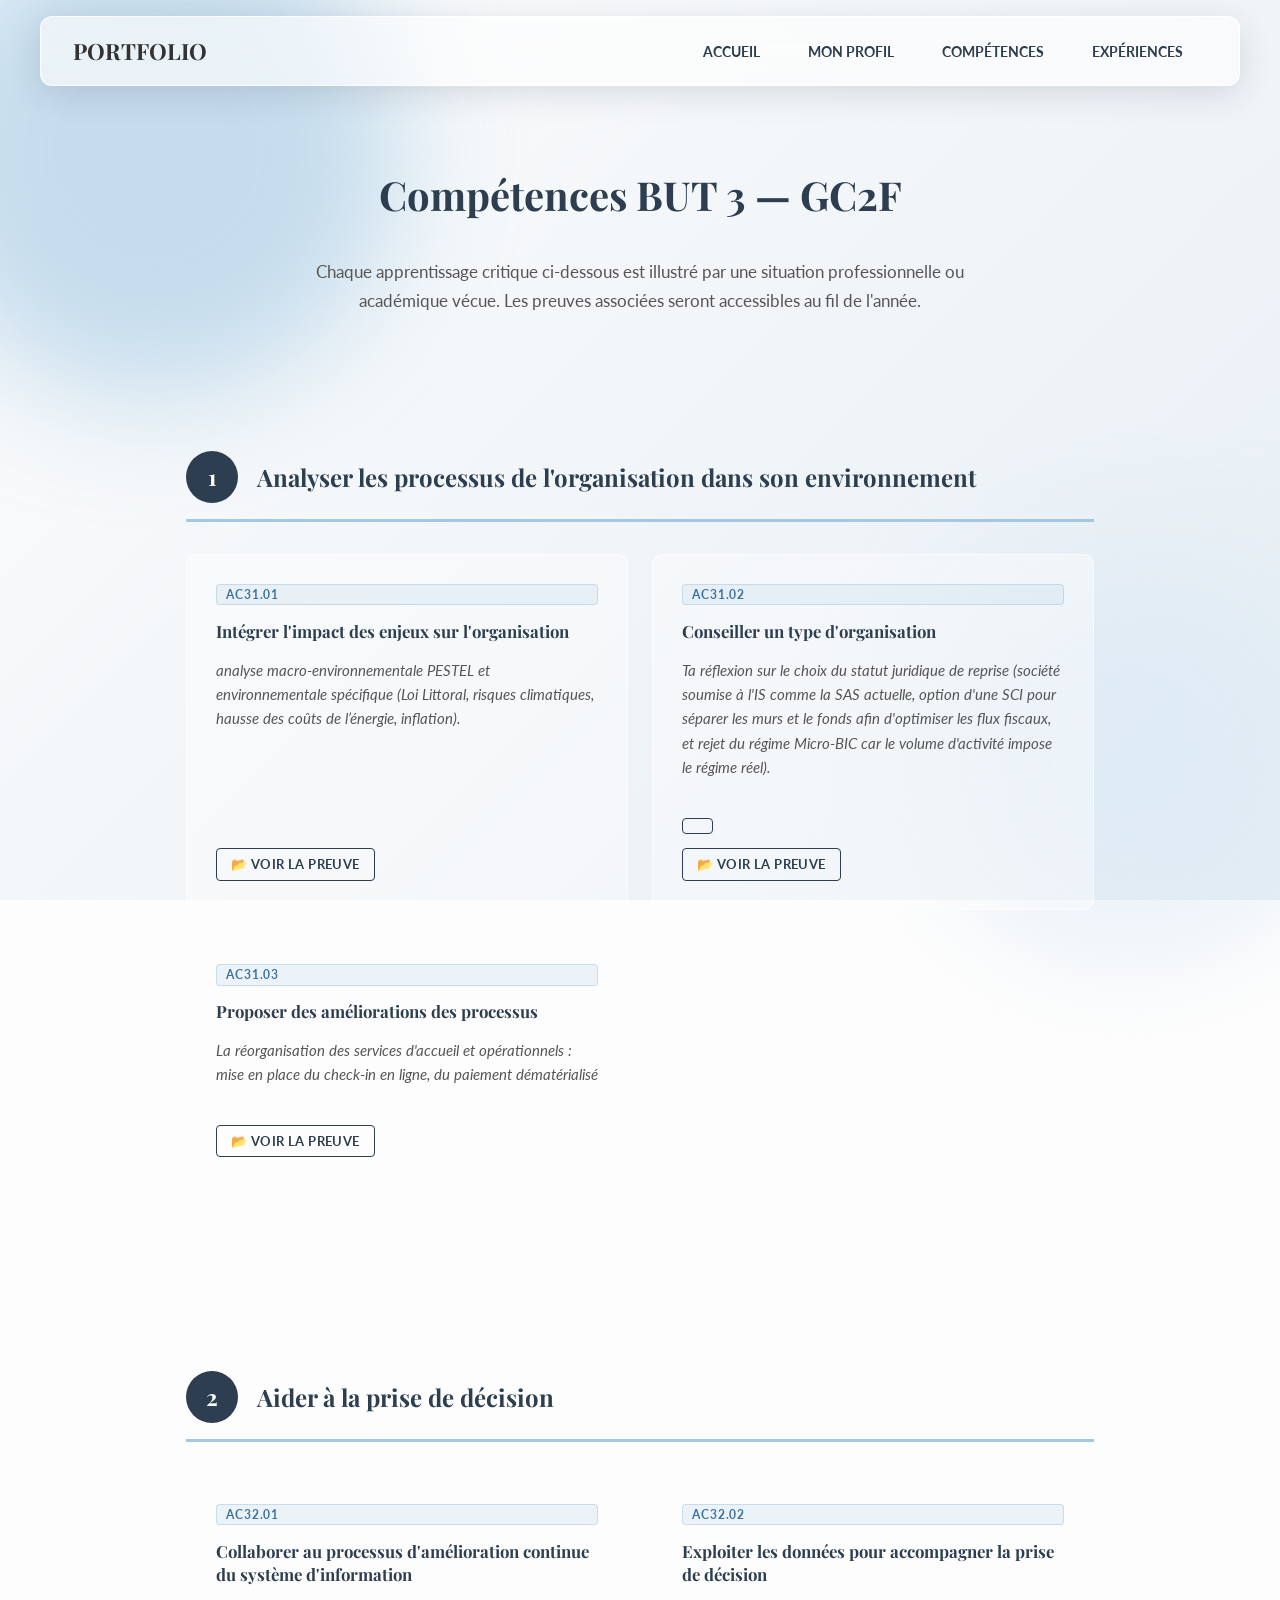
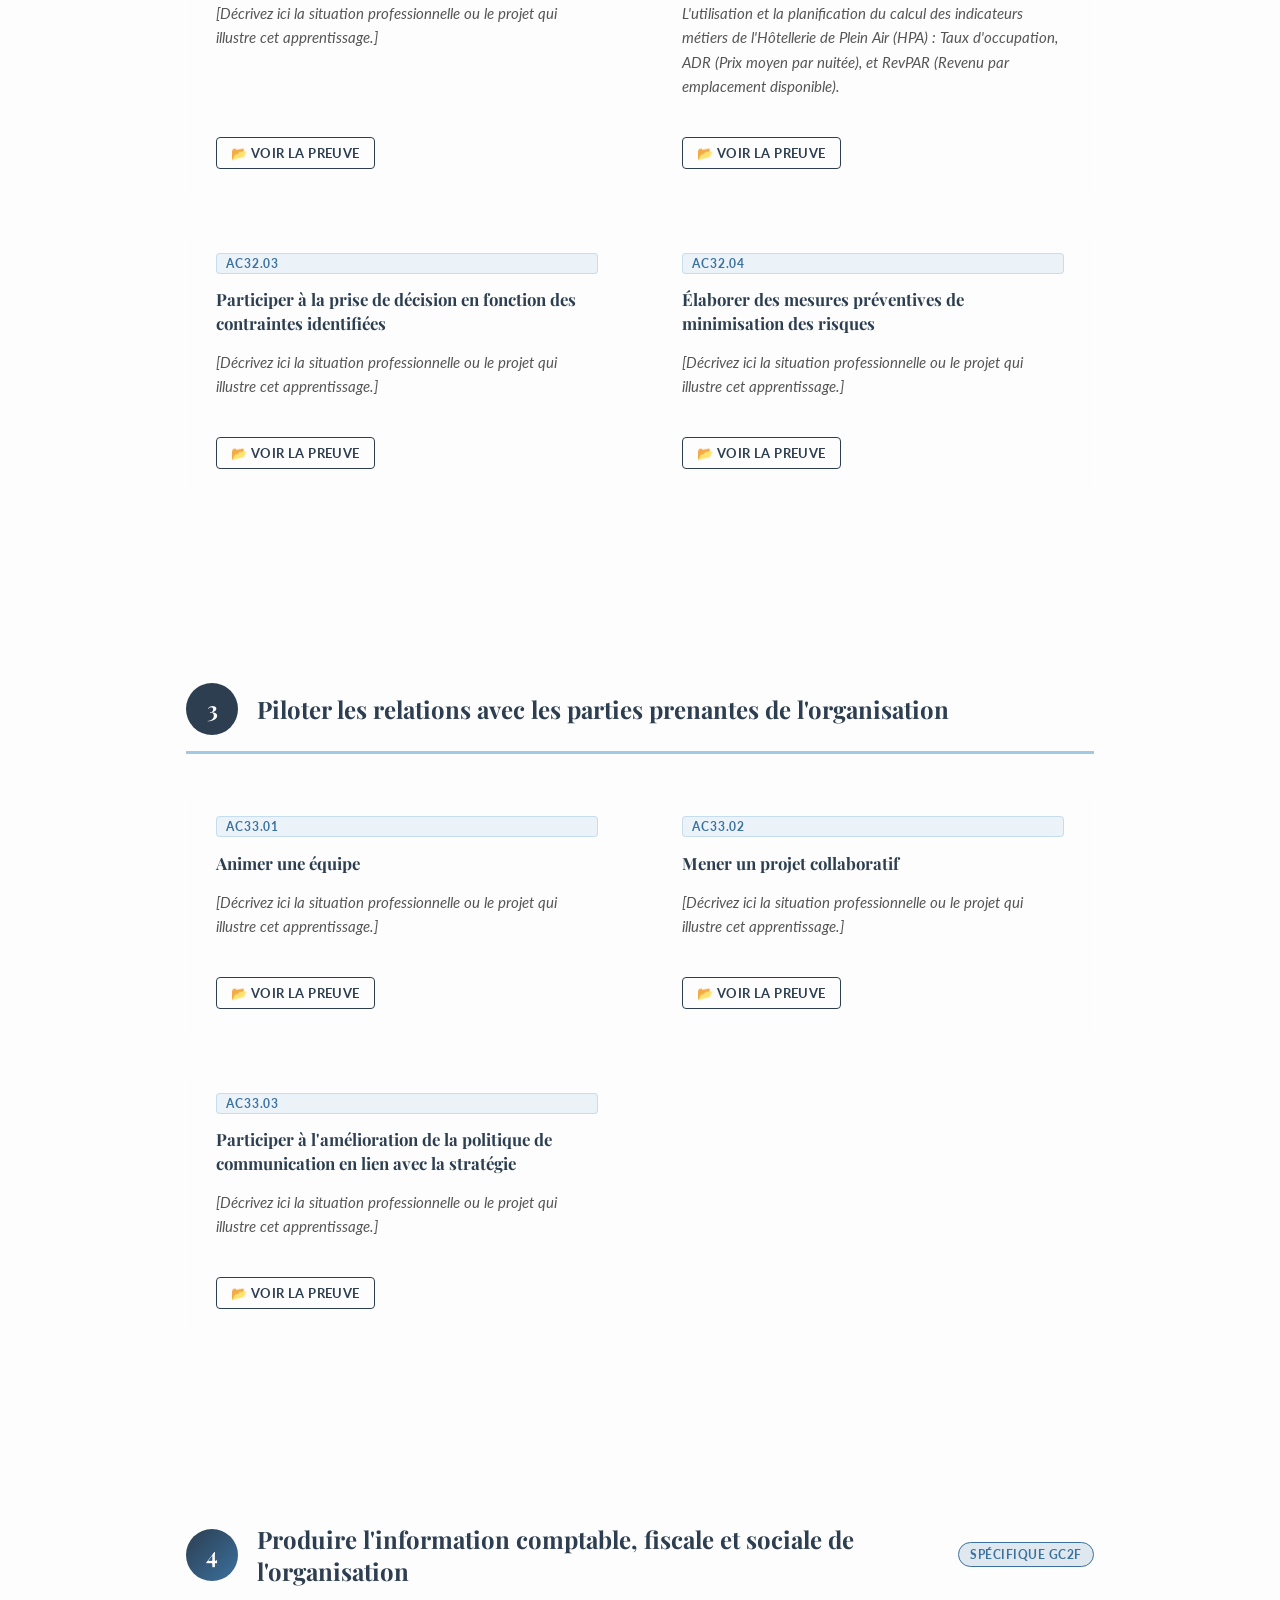
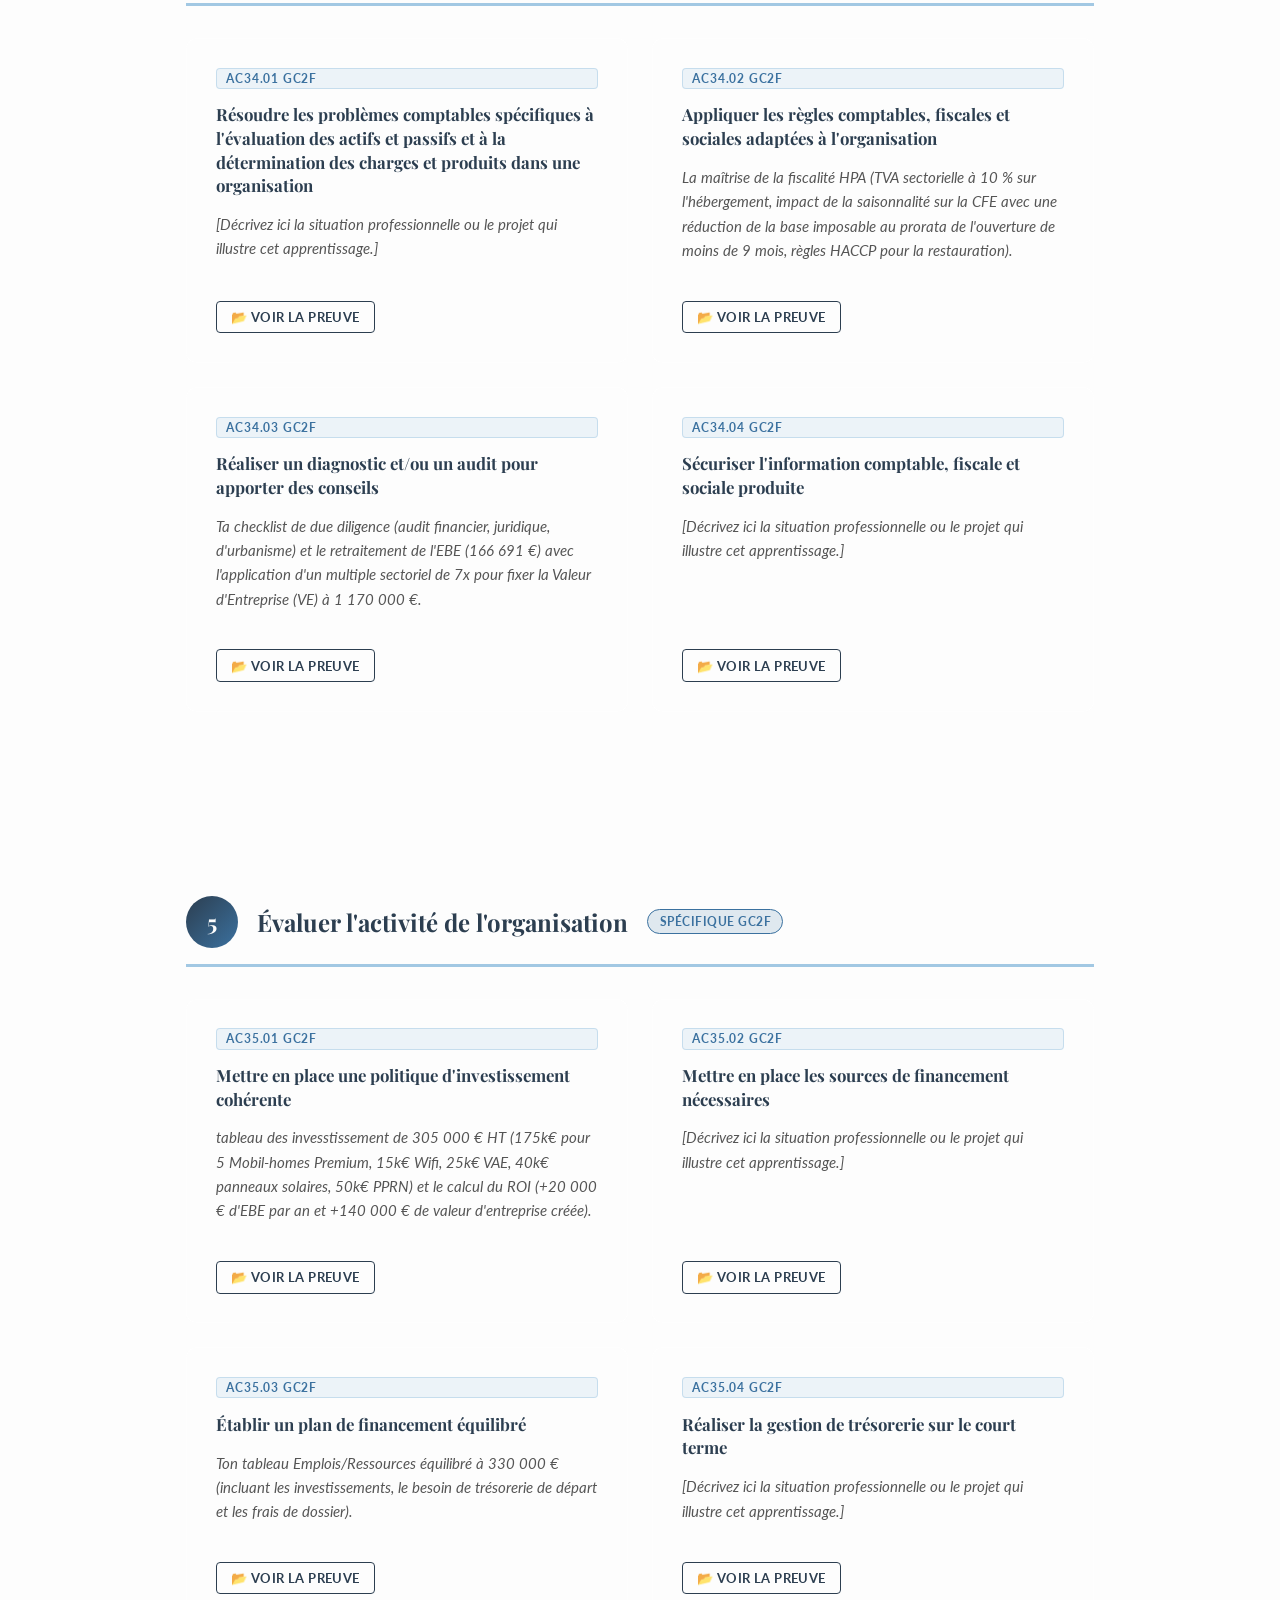
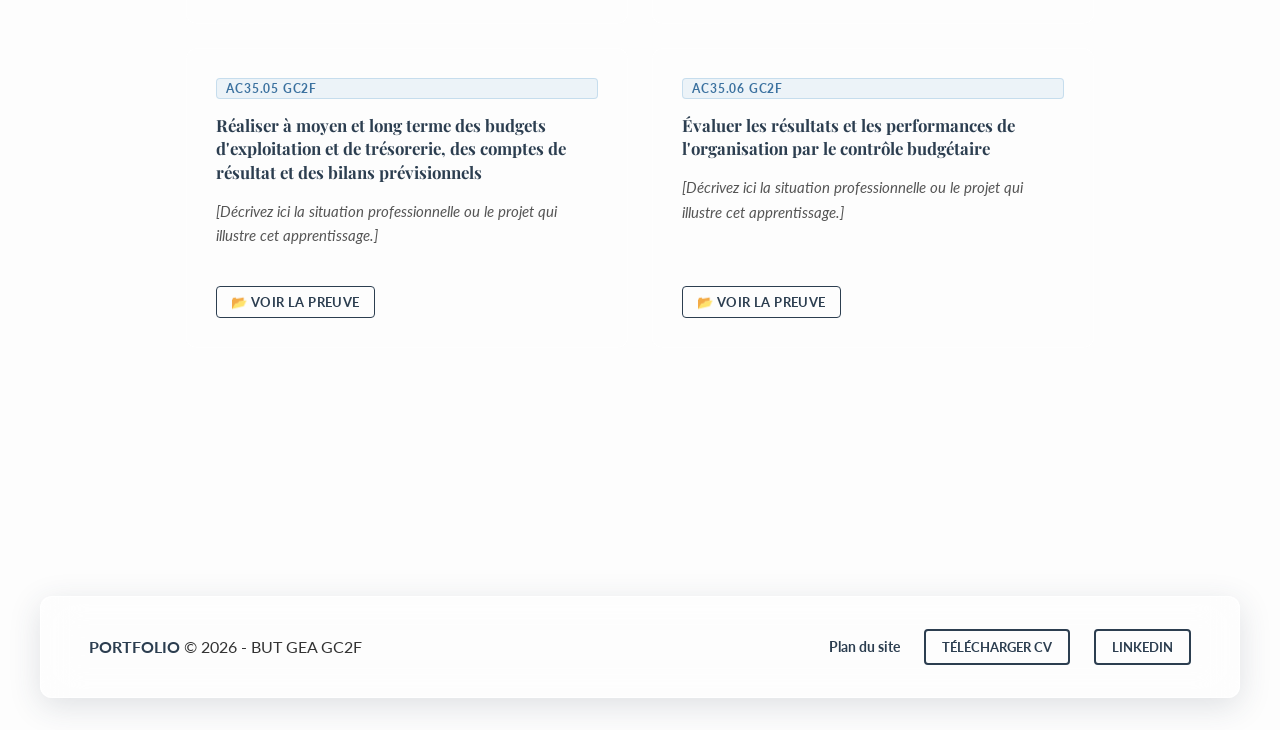
<file: competences.html>
<!DOCTYPE html>
<html lang="fr">
<head>
    <meta charset="UTF-8">
    <meta name="viewport" content="width=device-width, initial-scale=1.0">
    <title>Compétences | Portfolio GC2F</title>
    <link rel="stylesheet" href="style.css">
    <link href="https://fonts.googleapis.com/css2?family=Playfair+Display:wght@500;700&family=Lato:wght@300;400;700&display=swap" rel="stylesheet">
    <style>
        /* ── Page intro ── */
        .page-intro {
            text-align: center;
            padding: 3rem 2rem 1rem;
            max-width: 800px;
            margin: 0 auto 2rem auto;
        }
        .page-intro p {
            font-size: 1.05rem;
            color: #555;
            line-height: 1.7;
        }

        /* ── Bloc compétence ── */
        .competence-bloc {
            margin-bottom: 3.5rem;
        }
        .competence-header {
            display: flex;
            align-items: center;
            gap: 1.2rem;
            margin-bottom: 2rem;
            padding-bottom: 1rem;
            border-bottom: 3px solid var(--light-blue);
        }
        .competence-numero {
            flex-shrink: 0;
            width: 52px;
            height: 52px;
            border-radius: 50%;
            background: var(--dark-blue);
            color: var(--pearl-white);
            font-family: 'Playfair Display', serif;
            font-size: 1.4rem;
            font-weight: 700;
            display: flex;
            align-items: center;
            justify-content: center;
        }
        .competence-titre {
            font-family: 'Playfair Display', serif;
            font-size: 1.5rem;
            color: var(--dark-blue);
            margin: 0;
        }
        .competence-tag {
            font-size: 0.75rem;
            font-weight: 700;
            text-transform: uppercase;
            letter-spacing: 0.5px;
            background: rgba(162, 200, 227, 0.25);
            border: 1px solid var(--light-blue);
            color: var(--dark-blue);
            padding: 0.25rem 0.7rem;
            border-radius: 20px;
            white-space: nowrap;
        }

        /* ── Grille des AC ── */
        .ac-grid {
            display: grid;
            grid-template-columns: repeat(auto-fit, minmax(300px, 1fr));
            gap: 1.5rem;
        }

        /* ── Carte AC ── */
        .ac-card {
            background: rgba(253, 253, 253, 0.45);
            border: 1px solid rgba(255, 255, 255, 0.55);
            border-radius: 10px;
            padding: 1.8rem;
            display: flex;
            flex-direction: column;
            gap: 0.9rem;
            opacity: 0;
            transform: translateY(30px);
            transition: opacity 0.55s ease-out, transform 0.55s cubic-bezier(0.2, 0.8, 0.2, 1), box-shadow 0.3s ease, background 0.3s ease;
        }
        .ac-card.visible {
            opacity: 1;
            transform: translateY(0);
        }
        .ac-card.visible:hover {
            background: rgba(253, 253, 253, 0.75);
            box-shadow: 0 12px 30px rgba(44, 62, 80, 0.1);
            transform: translateY(-6px);
        }

        .ac-code {
            display: inline-block;
            font-size: 0.72rem;
            font-weight: 700;
            text-transform: uppercase;
            letter-spacing: 0.8px;
            color: #3b719f;
            background: rgba(162, 200, 227, 0.18);
            border: 1px solid rgba(162, 200, 227, 0.5);
            border-radius: 4px;
            padding: 0.2rem 0.6rem;
        }
        .ac-intitule {
            font-family: 'Playfair Display', serif;
            font-size: 1.05rem;
            color: var(--dark-blue);
            line-height: 1.4;
            margin: 0;
        }
        .ac-description {
            font-size: 0.95rem;
            color: #555;
            line-height: 1.6;
            flex: 1;
            font-style: italic;
        }
        .ac-preuve {
            display: inline-flex;
            align-items: center;
            gap: 0.4rem;
            font-size: 0.82rem;
            font-weight: 700;
            text-transform: uppercase;
            letter-spacing: 0.4px;
            color: var(--dark-blue);
            border: 1.5px solid var(--dark-blue);
            border-radius: 4px;
            padding: 0.45rem 0.9rem;
            text-decoration: none;
            transition: all 0.25s ease;
            align-self: flex-start;
            margin-top: auto;
            opacity: 0.45;
            cursor: not-allowed;
            pointer-events: none;
        }
        .ac-preuve.disponible {
            opacity: 1;
            cursor: pointer;
            pointer-events: auto;
        }
        .ac-preuve.disponible:hover {
            background: var(--dark-blue);
            color: var(--pearl-white);
        }

        /* ── Compétences spécifiques GC2F ── */
        .competence-bloc.gc2f .competence-numero {
            background: linear-gradient(135deg, #2C3E50, #3b719f);
        }
        .competence-bloc.gc2f .competence-tag {
            background: rgba(59, 113, 159, 0.15);
            border-color: #3b719f;
            color: #3b719f;
        }

        /* ── Wrapper principal ── */
        .portfolio-competences {
            max-width: 1100px;
            margin: 0 auto;
            padding: 0 2rem 4rem;
        }

        @media screen and (max-width: 768px) {
            .competence-header { flex-wrap: wrap; }
            .competence-titre { font-size: 1.2rem; }
            .ac-grid { grid-template-columns: 1fr; }
            .portfolio-competences { padding: 0 1rem 3rem; }
        }
    </style>
</head>
<body>

    <div class="background-blobs">
        <div class="blob blob-1"></div>
        <div class="blob blob-2"></div>
    </div>

    <header class="glass-panel">
        <div class="logo">Portfolio</div>

        <div class="burger-menu">
            <span></span>
            <span></span>
            <span></span>
        </div>

        <nav>
            <ul class="nav-menu">
                <li class="nav-item"><a href="index.html" class="nav-link">Accueil</a></li>
                <li class="nav-item">
                    <a href="profil.html" class="nav-link">Mon Profil</a>
                    <ul class="dropdown-menu glass-panel">
                        <li><a href="cv.pdf" target="_blank" class="dropdown-item">Consulter mon CV</a></li>
                    </ul>
                </li>
                <li class="nav-item">
                    <a href="competences.html" class="nav-link">Compétences</a>
                    <ul class="dropdown-menu glass-panel">
                        <li><a href="competences.html#comp1" class="dropdown-item">C1 — Analyser</a></li>
                        <li><a href="competences.html#comp2" class="dropdown-item">C2 — Aider à la décision</a></li>
                        <li><a href="competences.html#comp3" class="dropdown-item">C3 — Piloter</a></li>
                        <li><a href="competences.html#comp4" class="dropdown-item">C4 — Produire (GC2F)</a></li>
                        <li><a href="competences.html#comp5" class="dropdown-item">C5 — Évaluer (GC2F)</a></li>
                    </ul>
                </li>
                <li class="nav-item">
                    <a href="experiences.html" class="nav-link">Expériences</a>
                    <ul class="dropdown-menu glass-panel">
                        <li><a href="experiences.html" class="dropdown-item">Stages et Mémoire</a></li>
                    </ul>
                </li>
            </ul>
        </nav>
    </header>

    <main>
        <div class="page-intro">
            <h1 class="section-title" style="border: none;">Compétences BUT 3 — GC2F</h1>
            <p>Chaque apprentissage critique ci-dessous est illustré par une situation professionnelle ou académique vécue. Les preuves associées seront accessibles au fil de l'année.</p>
        </div>

        <div class="portfolio-competences">

            <!-- ════════════════════════════════
                 COMPÉTENCE 1 — ANALYSER
            ════════════════════════════════ -->
            <section class="competence-bloc" id="comp1">
                <div class="competence-header">
                    <div class="competence-numero">1</div>
                    <h2 class="competence-titre">Analyser les processus de l'organisation dans son environnement</h2>
                </div>

                <div class="ac-grid">

                    <div class="ac-card">
                        <span class="ac-code">AC31.01</span>
                        <h3 class="ac-intitule">Intégrer l'impact des enjeux sur l'organisation</h3>
                        <p class="ac-description">analyse macro-environnementale PESTEL et environnementale spécifique (Loi Littoral, risques climatiques, hausse des coûts de l’énergie, inflation).</p>
                        <a href="./preuve//preuve/ac31-01.pdf" target="_blank" class="ac-preuve disponible">
                            📂 Voir la preuve
                        </a>
                    </div>

                    <div class="ac-card">
                        <span class="ac-code">AC31.02</span>
                        <h3 class="ac-intitule">Conseiller un type d'organisation</h3>
                        <p class="ac-description">Ta réflexion sur le choix du statut juridique de reprise (société soumise à l'IS comme la SAS actuelle, option d'une SCI pour séparer les murs et le fonds afin d'optimiser les flux fiscaux, et rejet du régime Micro-BIC car le volume d'activité impose le régime réel).</p>
                        <a href="./preuves/ac31-02.pdf" target="_blank" class="ac-preuve disponible">
                        <a href="./preuve//preuve/ac31-02.pdf" target="_blank" class="ac-preuve disponible">
                            📂 Voir la preuve
                        </a>
                    </div>

                    <div class="ac-card">
                        <span class="ac-code">AC31.03</span>
                        <h3 class="ac-intitule">Proposer des améliorations des processus</h3>
                        <p class="ac-description">La réorganisation des services d'accueil et opérationnels : mise en place du check-in en ligne, du paiement dématérialisé</p>
                        <a href="./preuve//preuve/ac31-03.pdf" target="_blank" class="ac-preuve disponible">
                            📂 Voir la preuve
                        </a>
                    </div>

                </div>
            </section>

            <!-- ════════════════════════════════
                 COMPÉTENCE 2 — AIDER À LA DÉCISION
            ════════════════════════════════ -->
            <section class="competence-bloc" id="comp2">
                <div class="competence-header">
                    <div class="competence-numero">2</div>
                    <h2 class="competence-titre">Aider à la prise de décision</h2>
                </div>

                <div class="ac-grid">

                    <div class="ac-card">
                        <span class="ac-code">AC32.01</span>
                        <h3 class="ac-intitule">Collaborer au processus d'amélioration continue du système d'information</h3>
                        <p class="ac-description">[Décrivez ici la situation professionnelle ou le projet qui illustre cet apprentissage.]</p>
                        <a href="./preuve//preuve/ac32-01.pdf" target="_blank" class="ac-preuve disponible">
                            📂 Voir la preuve
                        </a>
                    </div>

                    <div class="ac-card">
                        <span class="ac-code">AC32.02</span>
                        <h3 class="ac-intitule">Exploiter les données pour accompagner la prise de décision</h3>
                        <p class="ac-description">L'utilisation et la planification du calcul des indicateurs métiers de l'Hôtellerie de Plein Air (HPA) : Taux d'occupation, ADR (Prix moyen par nuitée), et RevPAR (Revenu par emplacement disponible).</p>
                        <a href="./preuve//preuve/ac32-02.pdf" target="_blank" class="ac-preuve disponible">
                            📂 Voir la preuve
                        </a>
                    </div>

                    <div class="ac-card">
                        <span class="ac-code">AC32.03</span>
                        <h3 class="ac-intitule">Participer à la prise de décision en fonction des contraintes identifiées</h3>
                        <p class="ac-description">[Décrivez ici la situation professionnelle ou le projet qui illustre cet apprentissage.]</p>
                        <a href="./preuve//preuve/ac32-03.pdf" target="_blank" class="ac-preuve disponible">
                            📂 Voir la preuve
                        </a>
                    </div>

                    <div class="ac-card">
                        <span class="ac-code">AC32.04</span>
                        <h3 class="ac-intitule">Élaborer des mesures préventives de minimisation des risques</h3>
                        <p class="ac-description">[Décrivez ici la situation professionnelle ou le projet qui illustre cet apprentissage.]</p>
                        <a href="./preuve//preuve/ac32-04.pdf" target="_blank" class="ac-preuve disponible">
                            📂 Voir la preuve
                        </a>
                    </div>

                </div>
            </section>

            <!-- ════════════════════════════════
                 COMPÉTENCE 3 — PILOTER
            ════════════════════════════════ -->
            <section class="competence-bloc" id="comp3">
                <div class="competence-header">
                    <div class="competence-numero">3</div>
                    <h2 class="competence-titre">Piloter les relations avec les parties prenantes de l'organisation</h2>
                </div>

                <div class="ac-grid">

                    <div class="ac-card">
                        <span class="ac-code">AC33.01</span>
                        <h3 class="ac-intitule">Animer une équipe</h3>
                        <p class="ac-description">[Décrivez ici la situation professionnelle ou le projet qui illustre cet apprentissage.]</p>
                        <a href="./preuve//preuve/ac33-01.pdf" target="_blank" class="ac-preuve disponible">
                            📂 Voir la preuve
                        </a>
                    </div>

                    <div class="ac-card">
                        <span class="ac-code">AC33.02</span>
                        <h3 class="ac-intitule">Mener un projet collaboratif</h3>
                        <p class="ac-description">[Décrivez ici la situation professionnelle ou le projet qui illustre cet apprentissage.]</p>
                        <a href="./preuve//preuve/ac33-02.pdf" target="_blank" class="ac-preuve disponible">
                            📂 Voir la preuve
                        </a>
                    </div>

                    <div class="ac-card">
                        <span class="ac-code">AC33.03</span>
                        <h3 class="ac-intitule">Participer à l'amélioration de la politique de communication en lien avec la stratégie</h3>
                        <p class="ac-description">[Décrivez ici la situation professionnelle ou le projet qui illustre cet apprentissage.]</p>
                        <a href="./preuve//preuve/ac33-03.pdf" target="_blank" class="ac-preuve disponible">
                            📂 Voir la preuve
                        </a>
                    </div>

                </div>
            </section>

            <!-- ════════════════════════════════
                 COMPÉTENCE 4 — PRODUIRE (GC2F)
            ════════════════════════════════ -->
            <section class="competence-bloc gc2f" id="comp4">
                <div class="competence-header">
                    <div class="competence-numero">4</div>
                    <h2 class="competence-titre">Produire l'information comptable, fiscale et sociale de l'organisation</h2>
                    <span class="competence-tag">Spécifique GC2F</span>
                </div>

                <div class="ac-grid">

                    <div class="ac-card">
                        <span class="ac-code">AC34.01 GC2F</span>
                        <h3 class="ac-intitule">Résoudre les problèmes comptables spécifiques à l'évaluation des actifs et passifs et à la détermination des charges et produits dans une organisation</h3>
                        <p class="ac-description">[Décrivez ici la situation professionnelle ou le projet qui illustre cet apprentissage.]</p>
                        <a href="./preuve//preuve/ac34-01.pdf" target="_blank" class="ac-preuve disponible">
                            📂 Voir la preuve
                        </a>
                    </div>

                    <div class="ac-card">
                        <span class="ac-code">AC34.02 GC2F</span>
                        <h3 class="ac-intitule">Appliquer les règles comptables, fiscales et sociales adaptées à l'organisation</h3>
                        <p class="ac-description">La maîtrise de la fiscalité HPA (TVA sectorielle à 10 % sur l'hébergement, impact de la saisonnalité sur la CFE avec une réduction de la base imposable au prorata de l'ouverture de moins de 9 mois, règles HACCP pour la restauration).</p>
                        <a href="./preuve//preuve/ac34-02.pdf" target="_blank" class="ac-preuve disponible">
                            📂 Voir la preuve
                        </a>
                    </div>

                    <div class="ac-card">
                        <span class="ac-code">AC34.03 GC2F</span>
                        <h3 class="ac-intitule">Réaliser un diagnostic et/ou un audit pour apporter des conseils</h3>
                        <p class="ac-description">Ta checklist de due diligence (audit financier, juridique, d'urbanisme) et le retraitement de l'EBE (166 691 €) avec l'application d'un multiple sectoriel de 7x pour fixer la Valeur d'Entreprise (VE) à 1 170 000 €.</p>
                        <a href="./preuve//preuve/ac34-03.pdf" target="_blank" class="ac-preuve disponible">
                            📂 Voir la preuve
                        </a>
                    </div>

                    <div class="ac-card">
                        <span class="ac-code">AC34.04 GC2F</span>
                        <h3 class="ac-intitule">Sécuriser l'information comptable, fiscale et sociale produite</h3>
                        <p class="ac-description">[Décrivez ici la situation professionnelle ou le projet qui illustre cet apprentissage.]</p>
                        <a href="./preuve//preuve/ac34-04.pdf" target="_blank" class="ac-preuve disponible">
                            📂 Voir la preuve
                        </a>
                    </div>

                </div>
            </section>

            <!-- ════════════════════════════════
                 COMPÉTENCE 5 — ÉVALUER (GC2F)
            ════════════════════════════════ -->
            <section class="competence-bloc gc2f" id="comp5">
                <div class="competence-header">
                    <div class="competence-numero">5</div>
                    <h2 class="competence-titre">Évaluer l'activité de l'organisation</h2>
                    <span class="competence-tag">Spécifique GC2F</span>
                </div>

                <div class="ac-grid">

                    <div class="ac-card">
                        <span class="ac-code">AC35.01 GC2F</span>
                        <h3 class="ac-intitule">Mettre en place une politique d'investissement cohérente</h3>
                        <p class="ac-description">tableau des invesstissement de 305 000 € HT (175k€ pour 5 Mobil-homes Premium, 15k€ Wifi, 25k€ VAE, 40k€ panneaux solaires, 50k€ PPRN) et le calcul du ROI (+20 000 € d'EBE par an et +140 000 € de valeur d'entreprise créée).</p>
                        <a href="./preuve//preuve/ac35-01.pdf" target="_blank" class="ac-preuve disponible">
                            📂 Voir la preuve
                        </a>
                    </div>

                    <div class="ac-card">
                        <span class="ac-code">AC35.02 GC2F</span>
                        <h3 class="ac-intitule">Mettre en place les sources de financement nécessaires</h3>
                        <p class="ac-description">[Décrivez ici la situation professionnelle ou le projet qui illustre cet apprentissage.]</p>
                        <a href="./preuve//preuve/ac35-02.pdf" target="_blank" class="ac-preuve disponible">
                            📂 Voir la preuve
                        </a>
                    </div>

                    <div class="ac-card">
                        <span class="ac-code">AC35.03 GC2F</span>
                        <h3 class="ac-intitule">Établir un plan de financement équilibré</h3>
                        <p class="ac-description">Ton tableau Emplois/Ressources équilibré à 330 000 € (incluant les investissements, le besoin de trésorerie de départ et les frais de dossier).</p>
                        <a href="./preuve//preuve/ac35-03.pdf" target="_blank" class="ac-preuve disponible">
                            📂 Voir la preuve
                        </a>
                    </div>

                    <div class="ac-card">
                        <span class="ac-code">AC35.04 GC2F</span>
                        <h3 class="ac-intitule">Réaliser la gestion de trésorerie sur le court terme</h3>
                        <p class="ac-description">[Décrivez ici la situation professionnelle ou le projet qui illustre cet apprentissage.]</p>
                        <a href="./preuve//preuve/ac35.04.pdf" target="_blank" class="ac-preuve disponible">
                            📂 Voir la preuve
                        </a>
                    </div>

                    <div class="ac-card">
                        <span class="ac-code">AC35.05 GC2F</span>
                        <h3 class="ac-intitule">Réaliser à moyen et long terme des budgets d'exploitation et de trésorerie, des comptes de résultat et des bilans prévisionnels</h3>
                        <p class="ac-description">[Décrivez ici la situation professionnelle ou le projet qui illustre cet apprentissage.]</p>
                        <a href="./preuve//preuve/ac35-05.pdf" target="_blank" class="ac-preuve disponible">
                            📂 Voir la preuve
                        </a>
                    </div>

                    <div class="ac-card">
                        <span class="ac-code">AC35.06 GC2F</span>
                        <h3 class="ac-intitule">Évaluer les résultats et les performances de l'organisation par le contrôle budgétaire</h3>
                        <p class="ac-description">[Décrivez ici la situation professionnelle ou le projet qui illustre cet apprentissage.]</p>
                        <a href="./preuve//preuve/ac35-06.pdf" target="_blank" class="ac-preuve disponible">
                            📂 Voir la preuve
                        </a>
                    </div>

                </div>
            </section>

        </div><!-- /.portfolio-competences -->
    </main>

    <footer class="glass-panel">
        <div><span style="font-weight: 700; color: var(--dark-blue);">PORTFOLIO</span> &copy; 2026 - BUT GEA GC2F</div>
        <div style="display: flex; gap: 1.5rem; align-items: center;">
            <a href="plan.html" style="color: var(--dark-blue); text-decoration: none; font-size: 0.9rem; font-weight: 700;">Plan du site</a>
            <a href="cv.pdf" download class="btn-primary" style="padding: 0.5rem 1rem; font-size: 0.8rem;">Télécharger CV</a>
            <a href="https://linkedin.com/in/tonprofil" target="_blank" class="btn-primary" style="padding: 0.5rem 1rem; font-size: 0.8rem;">LinkedIn</a>
        </div>
    </footer>

    <script>
        // Menu burger
        const burger = document.querySelector('.burger-menu');
        const nav = document.querySelector('.nav-menu');
        if (burger) {
            burger.addEventListener('click', () => {
                nav.classList.toggle('active');
                burger.classList.toggle('active');
            });
        }

        // Animation au scroll des cartes AC
        const acCards = document.querySelectorAll('.ac-card');
        const observer = new IntersectionObserver((entries, obs) => {
            entries.forEach((entry, i) => {
                if (entry.isIntersecting) {
                    // Délai en cascade pour les cartes d'une même grille
                    const siblings = [...entry.target.parentElement.children];
                    const index = siblings.indexOf(entry.target);
                    setTimeout(() => {
                        entry.target.classList.add('visible');
                    }, index * 80);
                    obs.unobserve(entry.target);
                }
            });
        }, { threshold: 0.1, rootMargin: '0px 0px -20px 0px' });

        acCards.forEach(card => observer.observe(card));
    </script>

</body>
</html>
</file>
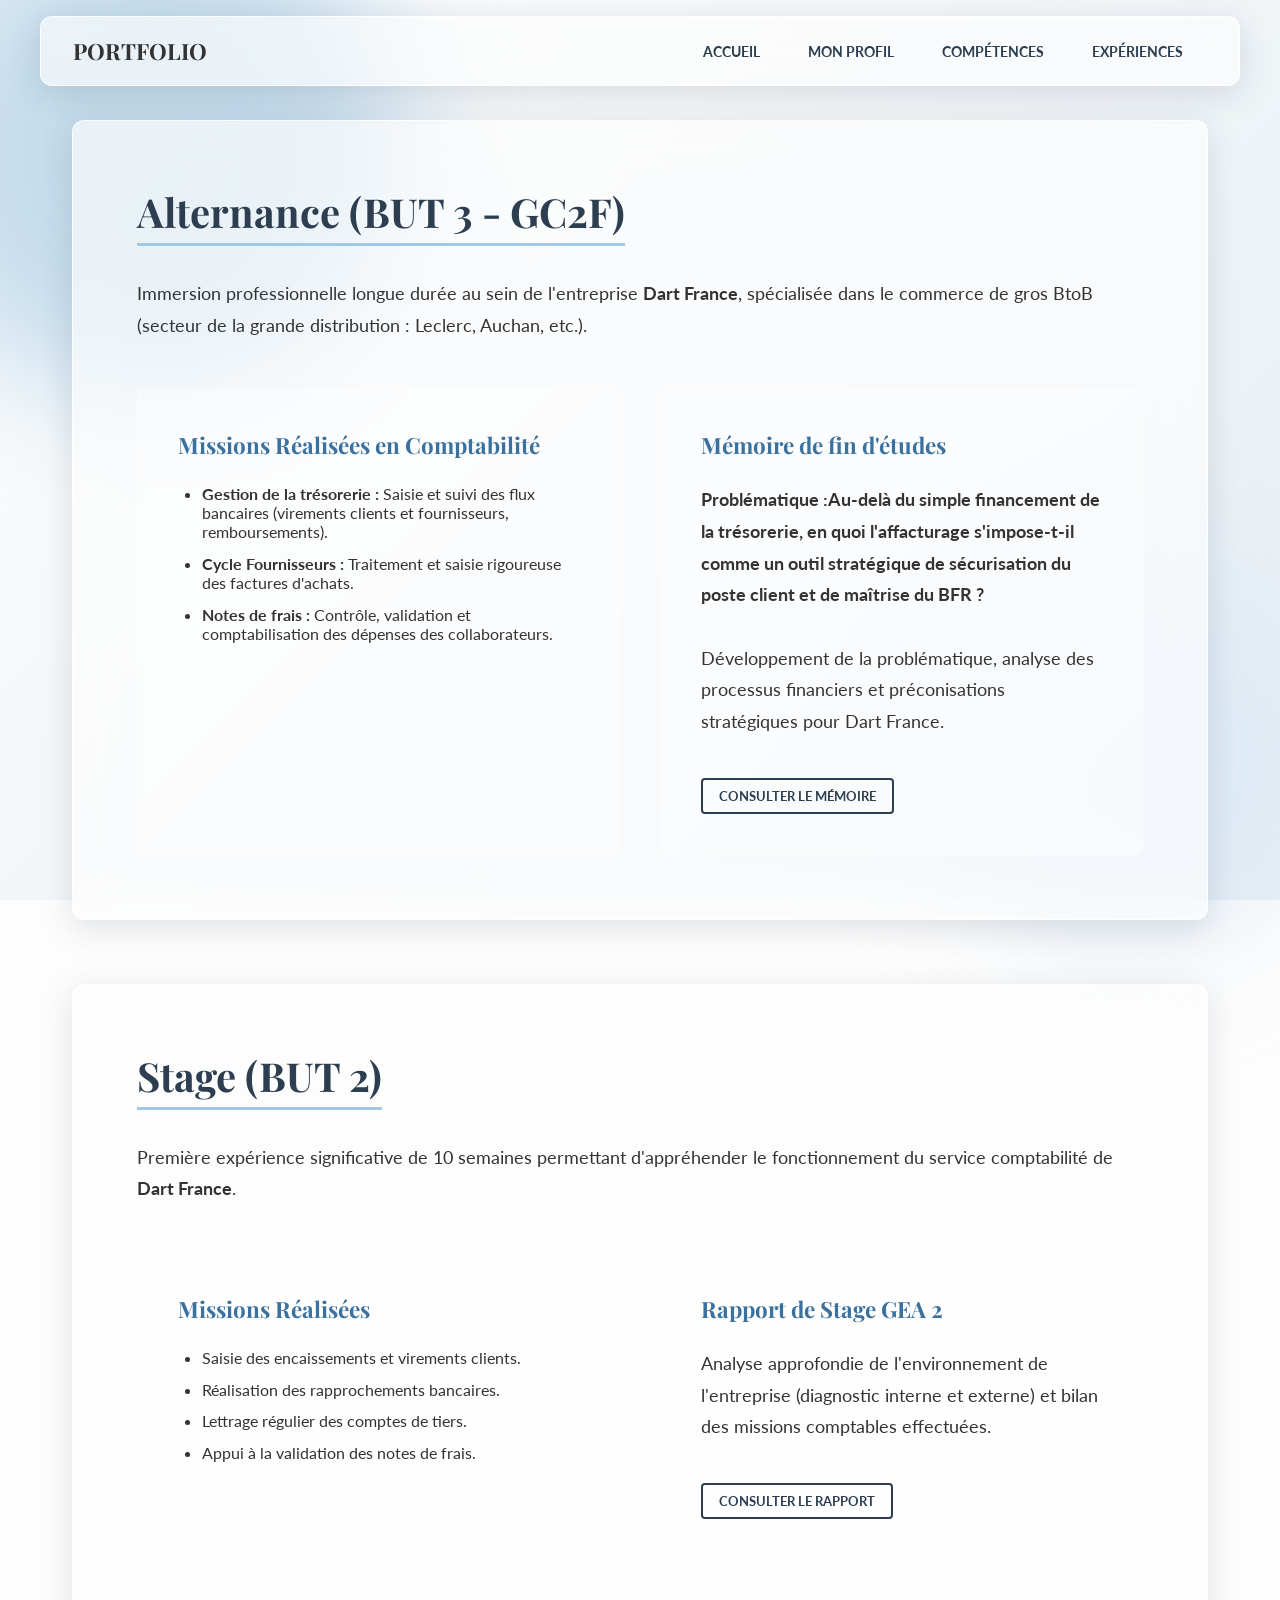
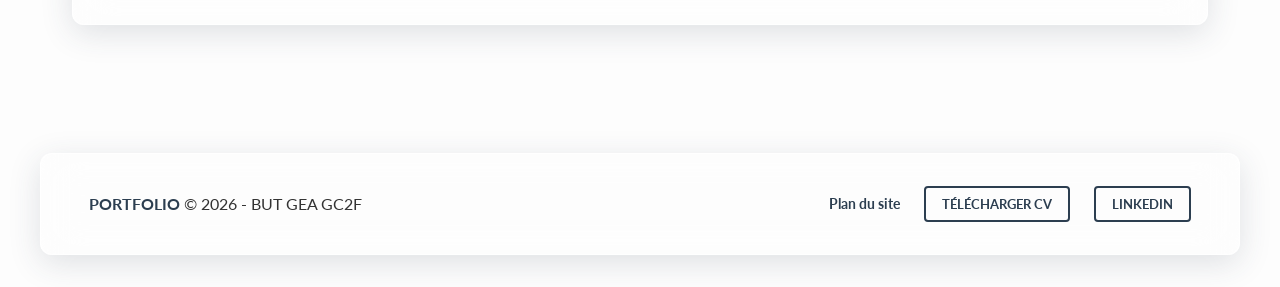
<file: experiences.html>
<!DOCTYPE html>
<html lang="fr">
<head>
    <meta charset="UTF-8">
    <meta name="viewport" content="width=device-width, initial-scale=1.0">
    <title>Expériences & Stages | Portfolio GC2F</title>
    <link rel="stylesheet" href="style.css">
    <link href="https://fonts.googleapis.com/css2?family=Playfair+Display:wght@500;700&family=Lato:wght@300;400;700&display=swap" rel="stylesheet">
</head>
<body>

    <div class="background-blobs">
        <div class="blob blob-1"></div>
        <div class="blob blob-2"></div>
    </div>

  <header class="glass-panel">
        <div class="logo">Portfolio</div>
        
        <div class="burger-menu">
            <span></span>
            <span></span>
            <span></span>
        </div>

        <nav>
            <ul class="nav-menu">
                <li class="nav-item"><a href="index.html" class="nav-link">Accueil</a></li>
                <li class="nav-item">
                    <a href="profil.html" class="nav-link">Mon Profil</a>
                    <ul class="dropdown-menu glass-panel">
                        <li><a href="cv.pdf" target="_blank" class="dropdown-item">Consulter mon CV</a></li>
                    </ul>
                </li>
                <li class="nav-item">
                    <a href="competences.html" class="nav-link">Compétences</a>
                    <ul class="dropdown-menu glass-panel">
                        <li><a href="competences.html#gea2" class="dropdown-item">Compétences GEA 2</a></li>
                        <li><a href="competences.html#gea3" class="dropdown-item">Compétences GEA 3 (GC2F)</a></li>
                    </ul>
                </li>
                <li class="nav-item">
                    <a href="experiences.html" class="nav-link">Expériences</a>
                    <ul class="dropdown-menu glass-panel">
                        <li><a href="experiences.html" class="dropdown-item">Stages et Mémoire</a></li>
                    </ul>
                </li>
            </ul>
        </nav>
    </header>

    <main>
        <section class="glass-panel">
            <h2 class="section-title">Alternance (BUT 3 - GC2F)</h2>
            <p>
                Immersion professionnelle longue durée au sein de l'entreprise <strong>Dart France</strong>, spécialisée dans le commerce de gros BtoB (secteur de la grande distribution : Leclerc, Auchan, etc.).
            </p>
            
            <div class="grid-container">
                <div class="card">
                    <h4>Missions Réalisées en Comptabilité</h4>
                    <ul>
                        <li><strong>Gestion de la trésorerie :</strong> Saisie et suivi des flux bancaires (virements clients et fournisseurs, remboursements).</li>
                        <li><strong>Cycle Fournisseurs :</strong> Traitement et saisie rigoureuse des factures d'achats.</li>
                        <li><strong>Notes de frais :</strong> Contrôle, validation et comptabilisation des dépenses des collaborateurs.</li>
                    </ul>
                </div>

                <div class="card">
                    <h4>Mémoire de fin d'études</h4>
                    <p>
                        <strong>Problématique :Au-delà du simple financement de la trésorerie, en quoi l'affacturage s'impose-t-il comme un outil stratégique de sécurisation du poste client et de maîtrise du BFR ? </strong>
                        <br><br>
                        Développement de la problématique, analyse des processus financiers et préconisations stratégiques pour Dart France.
                    </p>
                    <a href="memoire-gea3.pdf" target="_blank" class="btn-primary" style="padding: 0.5rem 1rem; font-size: 0.8rem; margin-top: 1rem;">Consulter le mémoire</a>
                </div>
            </div>
        </section>

        <section class="glass-panel" style="margin-top: 4rem;">
            <h2 class="section-title">Stage (BUT 2)</h2>
            <p>
                Première expérience significative de 10 semaines permettant d'appréhender le fonctionnement du service comptabilité de <strong>Dart France</strong>.
            </p>
            
            <div class="grid-container">
                <div class="card">
                    <h4>Missions Réalisées</h4>
                    <ul>
                        <li>Saisie des encaissements et virements clients.</li>
                        <li>Réalisation des rapprochements bancaires.</li>
                        <li>Lettrage régulier des comptes de tiers.</li>
                        <li>Appui à la validation des notes de frais.</li>
                    </ul>
                </div>

                <div class="card">
                    <h4>Rapport de Stage GEA 2</h4>
                    <p>Analyse approfondie de l'environnement de l'entreprise (diagnostic interne et externe) et bilan des missions comptables effectuées.</p>
                    <a href="rapport-gea2.pdf" target="_blank" class="btn-primary" style="padding: 0.5rem 1rem; font-size: 0.8rem; margin-top: 1rem;">Consulter le rapport</a>
                </div>
            </div>
        </section>
    </main>

<footer class="glass-panel">
        <div><span style="font-weight: 700; color: var(--dark-blue);">PORTFOLIO</span> &copy; 2026 - BUT GEA GC2F</div>
        <div style="display: flex; gap: 1.5rem; align-items: center;">
            <a href="plan.html" style="color: var(--dark-blue); text-decoration: none; font-size: 0.9rem; font-weight: 700;">Plan du site</a>
            <a href="cv.pdf" download class="btn-primary" style="padding: 0.5rem 1rem; font-size: 0.8rem;">Télécharger CV</a>
            <a href="https://linkedin.com/in/tonprofil" target="_blank" class="btn-primary" style="padding: 0.5rem 1rem; font-size: 0.8rem;">LinkedIn</a>
        </div>
    </footer>

<script>
        // 1. Script pour le Menu Burger (déjà existant)
        const burger = document.querySelector('.burger-menu');
        const nav = document.querySelector('.nav-menu');

        if (burger) {
            burger.addEventListener('click', () => {
                nav.classList.toggle('active');
                burger.classList.toggle('active');
            });
        }

        // 2. NOUVEAU SCRIPT : Animation des cartes au défilement
        const cards = document.querySelectorAll('.card');
        
        // Options : l'animation se déclenche quand on voit 10% de la carte
        const observerOptions = {
            threshold: 0.1, 
            rootMargin: "0px 0px -20px 0px"
        };

        const cardObserver = new IntersectionObserver((entries, observer) => {
            entries.forEach(entry => {
                // Si la carte entre dans l'écran
                if (entry.isIntersecting) {
                    // On ajoute la classe "visible" (qui déclenche le CSS)
                    entry.target.classList.add('visible');
                    // On arrête d'observer cette carte (l'animation ne se joue qu'une fois)
                    observer.unobserve(entry.target);
                }
            });
        }, observerOptions);

        // On applique l'observateur à toutes les cartes de la page
        cards.forEach(card => {
            cardObserver.observe(card);
        });
    </script>
    
</body>
</html>
</file>
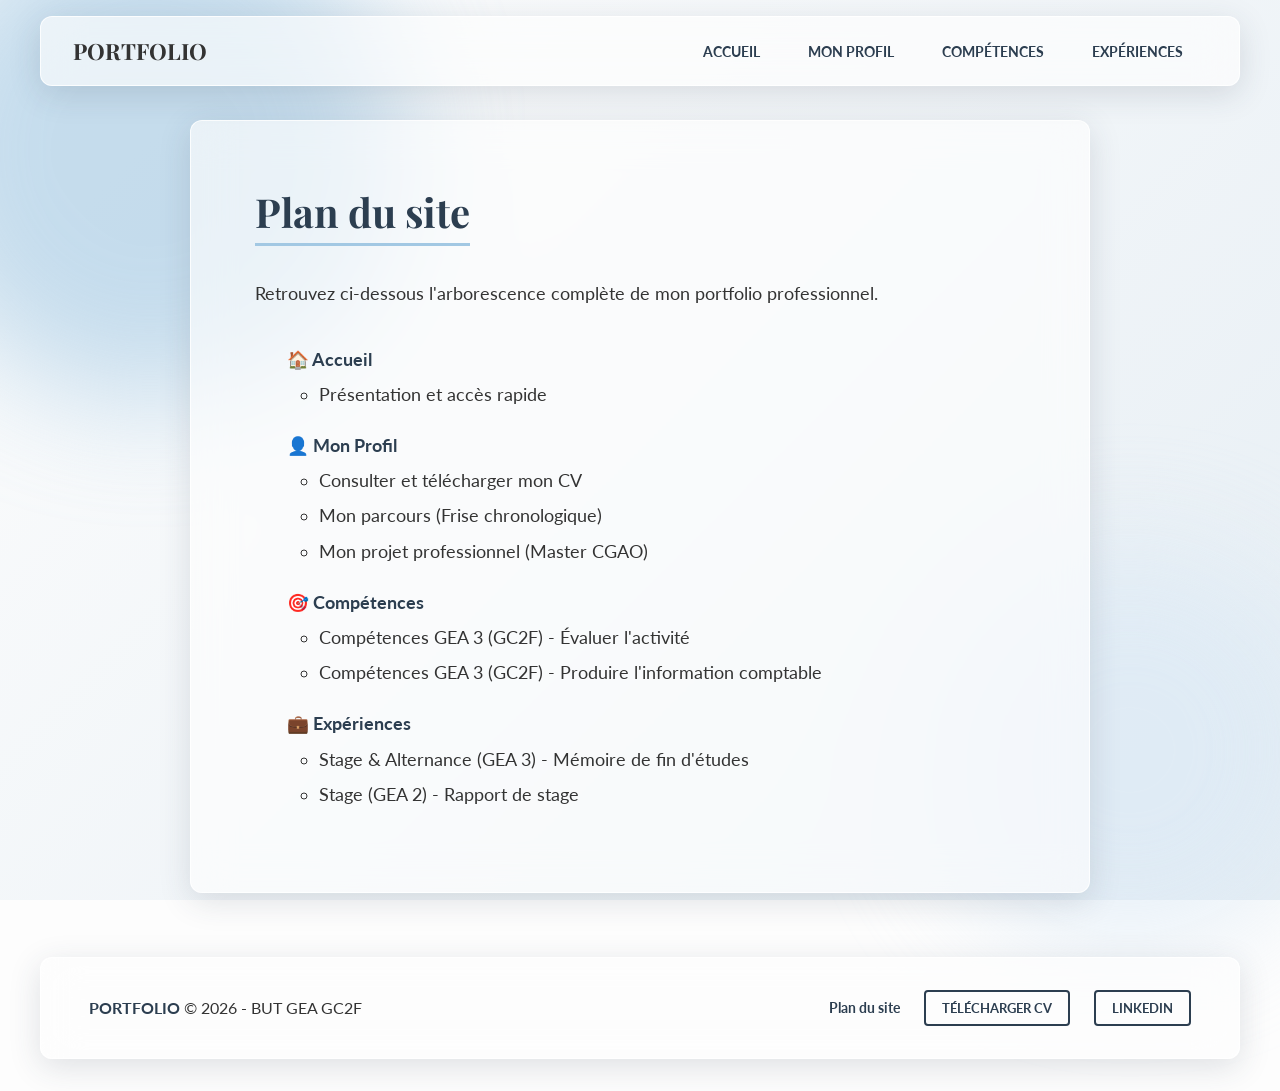
<file: plan.html>
<!DOCTYPE html>
<html lang="fr">
<head>
    <meta charset="UTF-8">
    <meta name="viewport" content="width=device-width, initial-scale=1.0">
    <title>Plan du site | Portfolio GC2F</title>
    <link rel="stylesheet" href="./style.css">
    <link href="https://fonts.googleapis.com/css2?family=Playfair+Display:wght@500;700&family=Lato:wght@300;400;700&display=swap" rel="stylesheet">
</head>
<body>

    <div class="background-blobs">
        <div class="blob blob-1"></div>
        <div class="blob blob-2"></div>
    </div>

    <header class="glass-panel">
        <div class="logo">Portfolio</div>
        <nav>
            <ul class="nav-menu">
                <li class="nav-item"><a href="index.html" class="nav-link">Accueil</a></li>
                <li class="nav-item">
                    <a href="profil.html" class="nav-link">Mon Profil</a>
                    <ul class="dropdown-menu glass-panel">
                        <li><a href="cv.pdf" target="_blank" class="dropdown-item">Consulter mon CV</a></li>
                    </ul>
                </li>
                <li class="nav-item">
                    <a href="competences.html" class="nav-link">Compétences</a>
                    <ul class="dropdown-menu glass-panel">
                        <li><a href="competences.html#gea3" class="dropdown-item">Compétences GEA 3 (GC2F)</a></li>
                    </ul>
                </li>
                <li class="nav-item">
                    <a href="experiences.html" class="nav-link">Expériences</a>
                    <ul class="dropdown-menu glass-panel">
                        <li><a href="experiences.html" class="dropdown-item">Stages et Mémoire</a></li>
                    </ul>
                </li>
            </ul>
        </nav>
    </header>

    <main>
        <section class="glass-panel" style="max-width: 900px; margin: 0 auto;">
            <h2 class="section-title">Plan du site</h2>
            <p style="margin-bottom: 2rem;">Retrouvez ci-dessous l'arborescence complète de mon portfolio professionnel.</p>
            
            <div style="text-align: left; margin-left: 2rem;">
                <ul style="list-style-type: none; font-size: 1.1rem; line-height: 2;">
                    <li><strong><a href="index.html" style="color: var(--dark-blue); text-decoration: none;">🏠 Accueil</a></strong>
                        <ul style="list-style-type: circle; margin-left: 2rem; margin-bottom: 1rem;">
                            <li>Présentation et accès rapide</li>
                        </ul>
                    </li>
                    <li><strong><a href="profil.html" style="color: var(--dark-blue); text-decoration: none;">👤 Mon Profil</a></strong>
                        <ul style="list-style-type: circle; margin-left: 2rem; margin-bottom: 1rem;">
                            <li>Consulter et télécharger mon CV</li>
                            <li>Mon parcours (Frise chronologique)</li>
                            <li>Mon projet professionnel (Master CGAO)</li>
                        </ul>
                    </li>
                    <li><strong><a href="competences.html" style="color: var(--dark-blue); text-decoration: none;">🎯 Compétences</a></strong>
                        <ul style="list-style-type: circle; margin-left: 2rem; margin-bottom: 1rem;">
                            <li>Compétences GEA 3 (GC2F) - Évaluer l'activité</li>
                            <li>Compétences GEA 3 (GC2F) - Produire l'information comptable</li>
                        </ul>
                    </li>
                    <li><strong><a href="experiences.html" style="color: var(--dark-blue); text-decoration: none;">💼 Expériences</a></strong>
                        <ul style="list-style-type: circle; margin-left: 2rem; margin-bottom: 1rem;">
                            <li>Stage & Alternance (GEA 3) - Mémoire de fin d'études</li>
                            <li>Stage (GEA 2) - Rapport de stage</li>
                        </ul>
                    </li>
                </ul>
            </div>
        </section>
    </main>

    <footer class="glass-panel">
        <div><span style="font-weight: 700; color: var(--dark-blue);">PORTFOLIO</span> &copy; 2026 - BUT GEA GC2F</div>
        <div style="display: flex; gap: 1.5rem; align-items: center;">
            <a href="plan.html" style="color: var(--dark-blue); text-decoration: none; font-size: 0.9rem; font-weight: 700;">Plan du site</a>
            <a href="cv.pdf" download class="btn-primary" style="padding: 0.5rem 1rem; font-size: 0.8rem;">Télécharger CV</a>
            <a href="https://linkedin.com/in/tonprofil" target="_blank" class="btn-primary" style="padding: 0.5rem 1rem; font-size: 0.8rem;">LinkedIn</a>
        </div>
    </footer>

</body>
</html>
</file>
<file: style.css>
/* style.css */
:root {
    --pearl-white: #FDFDFD;
    --light-blue: #A2C8E3;
    --dark-blue: #2C3E50;
    --text-main: #333333;
    --glass-bg: rgba(253, 253, 253, 0.65);
    --glass-border: rgba(255, 255, 255, 0.8);
    --glass-shadow: rgba(44, 62, 80, 0.15);
}

* { margin: 0; padding: 0; box-sizing: border-box; }

body {
    font-family: 'Lato', sans-serif;
    background-color: var(--pearl-white);
    color: var(--text-main);
    overflow-x: hidden;
    min-height: 100vh;
    display: flex;
    flex-direction: column;
}

h1, h2, h3, h4 { font-family: 'Playfair Display', serif; color: var(--dark-blue); }

/* Fond dynamique */
.background-blobs {
    position: fixed; top: 0; left: 0; width: 100vw; height: 100vh; z-index: -1;
    background: linear-gradient(135deg, #FDFDFD 0%, #E6EEF4 100%);
}
.blob {
    position: absolute; border-radius: 50%; filter: blur(60px); opacity: 0.6;
    animation: float 15s infinite ease-in-out alternate;
}
.blob-1 { width: 500px; height: 500px; background: var(--light-blue); top: -100px; left: -100px; }
.blob-2 { width: 400px; height: 400px; background: #D9E8F5; bottom: -50px; right: -50px; animation-delay: -5s; }
@keyframes float { 0% { transform: translate(0, 0) scale(1); } 100% { transform: translate(50px, 50px) scale(1.1); } }

/* Glassmorphisme */
.glass-panel {
    background: var(--glass-bg); backdrop-filter: blur(20px); -webkit-backdrop-filter: blur(20px);
    border: 1px solid var(--glass-border); box-shadow: 0 8px 32px var(--glass-shadow); border-radius: 12px;
}

/* Header & Menu */
header {
    position: fixed; top: 1rem; left: 50%; transform: translateX(-50%); width: 95%; max-width: 1200px;
    z-index: 1000; display: flex; justify-content: space-between; align-items: center; padding: 0.5rem 2rem; height: 70px;
}
.logo { font-family: 'Playfair Display', serif; font-size: 1.4rem; font-weight: 700; text-transform: uppercase; }
.nav-menu { display: flex; list-style: none; height: 100%; }
.nav-item { position: relative; display: flex; align-items: center; padding: 0 1.5rem; }
.nav-link { text-decoration: none; color: var(--dark-blue); font-weight: 700; font-size: 0.9rem; text-transform: uppercase; }
.nav-link:hover { color: #5b9bd5; }

/* Sous-menu (Niveau 2) */
.dropdown-menu {
    position: absolute; top: 100%; left: 0; min-width: 260px; opacity: 0; visibility: hidden;
    transform: translateY(15px); transition: all 0.3s ease; list-style: none; padding: 0.5rem 0;
}
.nav-item:hover .dropdown-menu { opacity: 1; visibility: visible; transform: translateY(0); }
.dropdown-item { display: block; padding: 1rem 1.5rem; text-decoration: none; color: var(--dark-blue); font-size: 0.85rem; }
.dropdown-item:hover { background-color: rgba(162, 200, 227, 0.4); }

/* Bouton Menu Burger (Caché sur PC) */
.burger-menu {
    display: none;
    cursor: pointer;
    flex-direction: column;
    gap: 5px;
    z-index: 1001; /* Toujours au-dessus */
}
.burger-menu span {
    width: 28px;
    height: 3px;
    background-color: var(--dark-blue);
    border-radius: 3px;
    transition: all 0.3s ease;
}

/* Main Content */
main { flex: 1; margin: 120px auto 2rem auto; padding: 0 2rem; max-width: 1200px; width: 100%; }
section { padding: 4rem; margin-bottom: 4rem; }
.section-title { font-size: 2.5rem; margin-bottom: 2rem; border-bottom: 3px solid var(--light-blue); display: inline-block; padding-bottom: 5px; }
p { font-size: 1.1rem; line-height: 1.8; margin-bottom: 1.5rem; }

/* Grilles & Cartes */
.grid-container { display: grid; grid-template-columns: repeat(auto-fit, minmax(320px, 1fr)); gap: 2.5rem; margin-top: 3rem; }
/* Grilles & Cartes (AVEC ANIMATIONS) */
.grid-container { display: grid; grid-template-columns: repeat(auto-fit, minmax(320px, 1fr)); gap: 2.5rem; margin-top: 3rem; }

.card { 
    padding: 2.5rem; 
    background: rgba(253, 253, 253, 0.4); 
    border: 1px solid rgba(255, 255, 255, 0.5); 
    border-radius: 8px; 
    /* État de départ : invisible et décalé vers le bas */
    opacity: 0; 
    transform: translateY(40px); 
    /* Transition fluide pour l'apparition et le survol */
    transition: transform 0.6s cubic-bezier(0.2, 0.8, 0.2, 1), opacity 0.6s ease-out, box-shadow 0.4s ease, background 0.4s ease; 
}

/* État d'arrivée : rendu visible par le JavaScript */
.card.visible {
    opacity: 1;
    transform: translateY(0);
}

/* Effet au survol de la souris (uniquement quand la carte est déjà visible) */
.card.visible:hover { 
    transform: translateY(-10px); 
    background: rgba(253, 253, 253, 0.7); 
    box-shadow: 0 15px 35px rgba(44, 62, 80, 0.1); 
}
.card h4 { font-size: 1.4rem; margin-bottom: 1.5rem; color: #3b719f; }
.card ul { margin-left: 1.5rem; margin-bottom: 2rem; }
.card li { margin-bottom: 0.8rem; font-size: 1rem; }

/* Boutons & Footer */
.btn-primary { display: inline-block; text-decoration: none; color: var(--dark-blue); font-weight: 700; padding: 0.8rem 2rem; border: 2px solid var(--dark-blue); border-radius: 4px; text-transform: uppercase; transition: all 0.3s ease; }
.btn-primary:hover { background-color: var(--dark-blue); color: var(--pearl-white); }
footer { margin: 2rem auto; max-width: 1200px; width: 95%; padding: 2rem 3rem; display: flex; justify-content: space-between; align-items: center; }

/* --- FRISE CHRONOLOGIQUE MODERNE --- */
.modern-timeline {
    position: relative;
    max-width: 900px;
    margin: 0 auto;
    padding-left: 2rem;
    border-left: 3px solid rgba(162, 200, 227, 0.4); /* Ligne directrice bleu clair transparente */
}

.timeline-step {
    position: relative;
    margin-bottom: 3.5rem;
    padding-left: 2.5rem;
    opacity: 0;
    transform: translateX(-30px);
    transition: all 0.6s ease-out;
}

/* Apparition au scroll via le script JS */
.timeline-step.visible {
    opacity: 1;
    transform: translateX(0);
}

.timeline-step:last-child {
    margin-bottom: 0;
}

/* Le point sur la ligne */
.timeline-marker {
    position: absolute;
    left: -11px; /* Centré sur la bordure gauche */
    top: 0;
    width: 20px;
    height: 20px;
    border-radius: 50%;
    background-color: var(--pearl-white);
    border: 4px solid var(--dark-blue);
    box-shadow: 0 0 0 4px rgba(44, 62, 80, 0.1);
    transition: all 0.3s ease;
}

/* Effet lumineux au survol de l'étape */
.timeline-step:hover .timeline-marker {
    background-color: var(--light-blue);
    border-color: var(--light-blue);
    box-shadow: 0 0 15px var(--light-blue);
    transform: scale(1.2);
}

/* La carte de contenu */
.timeline-card {
    padding: 2rem;
    border-radius: 8px;
    position: relative;
    transition: transform 0.3s ease, box-shadow 0.3s ease;
}

.timeline-step:hover .timeline-card {
    transform: translateY(-5px);
    box-shadow: 0 12px 25px rgba(44, 62, 80, 0.1);
    border-color: var(--light-blue);
}

/* Le badge de date */
.timeline-date {
    display: inline-block;
    background-color: rgba(162, 200, 227, 0.2);
    color: var(--dark-blue);
    font-weight: 700;
    font-size: 0.85rem;
    padding: 0.4rem 1rem;
    border-radius: 20px;
    margin-bottom: 1rem;
    letter-spacing: 0.5px;
    text-transform: uppercase;
    border: 1px solid var(--light-blue);
}

.timeline-card h3 {
    margin-bottom: 0.8rem;
    font-size: 1.4rem;
    color: var(--dark-blue);
}

.timeline-card p {
    margin-bottom: 0;
    font-size: 1rem;
    color: var(--text-main);
}

/* Adaptation pour très petits écrans */
@media screen and (max-width: 600px) {
    .modern-timeline {
        padding-left: 1rem;
    }
    .timeline-step {
        padding-left: 1.5rem;
    }
    .timeline-card {
        padding: 1.5rem;
    }
}
/* --- Jauges de Compétences (Hard Skills) --- */
.skills-container {
    max-width: 800px;
    margin: 0 auto;
    display: flex;
    flex-direction: column;
    gap: 1.5rem;
}

.skill-box {
    display: flex;
    flex-direction: column;
    gap: 0.5rem;
}

.skill-header {
    display: flex;
    justify-content: space-between;
    font-weight: 700;
    color: var(--dark-blue);
    font-size: 1.1rem;
}

.progress-bar {
    width: 100%;
    height: 12px;
    background-color: rgba(162, 200, 227, 0.3); /* Fond bleu très clair */
    border-radius: 10px;
    overflow: hidden;
    position: relative;
}

.progress-fill {
    height: 100%;
    background: linear-gradient(90deg, var(--light-blue), var(--dark-blue));
    border-radius: 10px;
    width: 0; /* Commence à 0 pour l'animation */
    transition: width 1.5s cubic-bezier(0.2, 0.8, 0.2, 1);
}
/* =========================================
   RESPONSIVE DESIGN (Mobiles & Tablettes)
   ========================================= */
@media screen and (max-width: 768px) {
    /* 1. Le Header (On garde le logo à gauche) */
    header {
        padding: 0.5rem 1.5rem;
    }

    /* 2. Le bouton Burger : Cloué en haut à droite */
    .burger-menu {
        display: flex;
        position: absolute; /* Le sort du flux normal */
        right: 1.5rem;      /* Collé à droite */
        top: 50%;           /* Centré verticalement dans le header... */
        transform: translateY(-50%); /* ...parfaitement */
        flex-direction: column;
        justify-content: space-between;
        width: 30px;
        height: 20px;
        margin: 0;
    }
    
    .burger-menu span {
        width: 100%;
        height: 3px;
        background-color: var(--dark-blue);
        border-radius: 3px;
        transition: all 0.3s ease;
        margin: 0; 
    }

    /* Animation de la croix */
    .burger-menu.active span:nth-child(1) { transform: translateY(8.5px) rotate(45deg); }
    .burger-menu.active span:nth-child(2) { opacity: 0; }
    .burger-menu.active span:nth-child(3) { transform: translateY(-8.5px) rotate(-45deg); }

/* 3. Le menu latéral qui glisse */
    .nav-menu {
        position: fixed;
        top: 0;
        right: -100%;
        width: 100%; 
        max-width: 300px; 
        height: 100vh;
        background: var(--pearl-white);
        box-shadow: -5px 0 15px rgba(0,0,0,0.1);
        flex-direction: column;
        justify-content: center; 
        align-items: center;     
        transition: right 0.4s ease;
        z-index: 1000;
        gap: 1.5rem; /* J'ai réduit l'espace ici pour que tout rentre bien */
    }

    .nav-menu.active {
        right: 0;
    }

    /* 4. Les onglets principaux */
    .nav-item {
        width: 100%;
        display: flex;
        flex-direction: column;
        align-items: center; 
        padding: 0;
    }
    
    .nav-link {
        font-size: 1.3rem;
        text-align: center;
        width: 100%;
    }
    
    /* 5. Les sous-menus (CORRIGÉS POUR MOBILE) */
    .dropdown-menu {
        position: relative;
        top: 0; /* CORRECTION : Empêche le menu de descendre trop bas */
        transform: none !important;
        opacity: 1;
        visibility: visible;
        box-shadow: none;
        border: none;
        background: transparent;
        text-align: center;
        padding: 0.5rem 0 0 0;
        min-width: auto;
        display: block; /* Toujours visible pour faciliter le clic au doigt ! */
    }

    .dropdown-item {
        padding: 0.3rem;
        font-size: 0.95rem;
        color: #5b9bd5; /* Bleu plus clair pour montrer que c'est un sous-menu */
        text-align: center;
    }

    /* 6. Ajustements généraux de la page */
    main { margin-top: 6rem; padding: 0 1rem; }
    section { padding: 2rem 1.5rem !important; }
    .section-title { font-size: 1.8rem; }
    .grid-container { grid-template-columns: 1fr; }
    footer { flex-direction: column; text-align: center; gap: 1.5rem; }
    footer div { flex-direction: column; gap: 1rem; }
}
</file>
